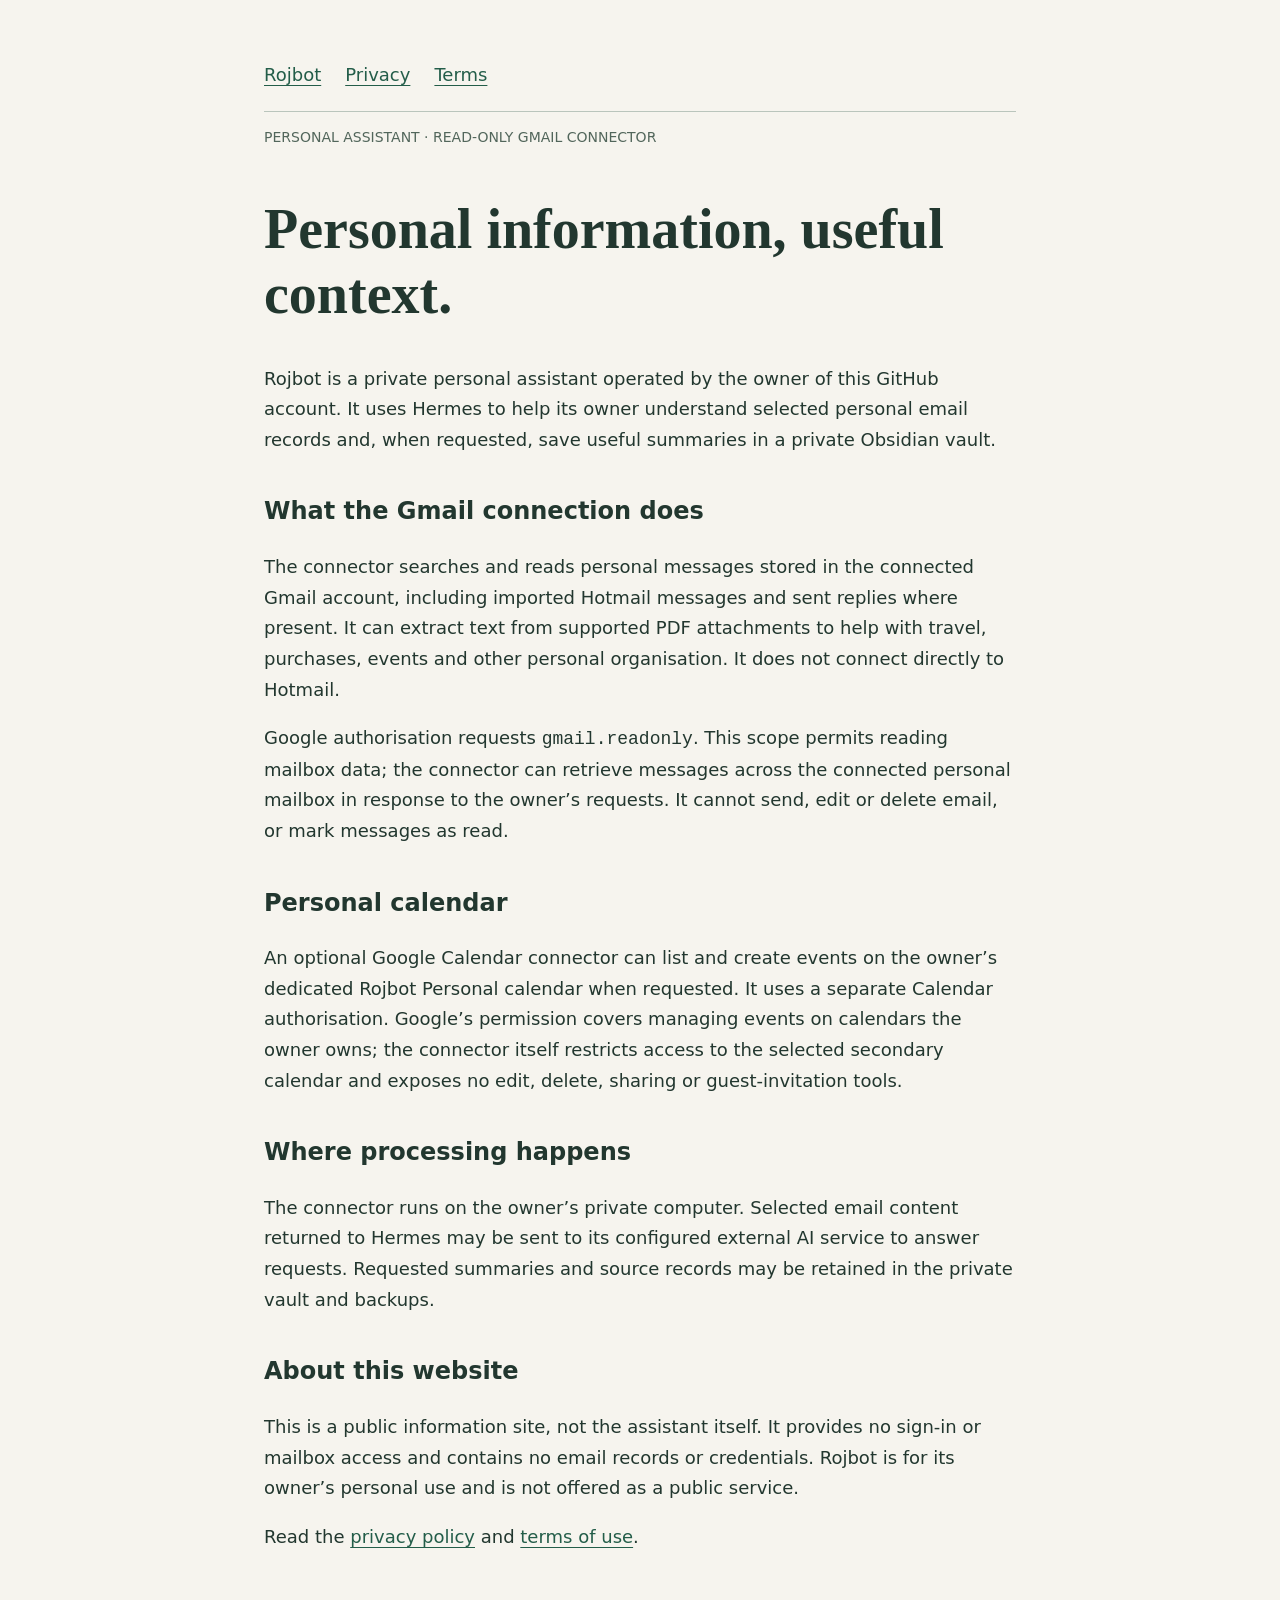
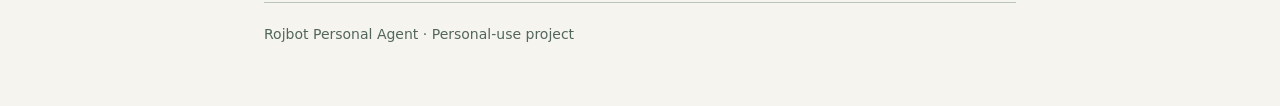
<file: index.html>
<!doctype html>
<html lang="en"><head><meta charset="utf-8"><meta name="viewport" content="width=device-width,initial-scale=1"><meta name="description" content="Rojbot personal assistant: Gmail connector information and privacy practices."><title>Rojbot Personal Agent · Rojbot</title><link rel="stylesheet" href="style.css"></head><body><main><nav aria-label="Main navigation"><a href="index.html">Rojbot</a><a href="privacy.html">Privacy</a><a href="terms.html">Terms</a></nav><p class="label">PERSONAL ASSISTANT · READ-ONLY GMAIL CONNECTOR</p><h1>Personal information, useful context.</h1><p>Rojbot is a private personal assistant operated by the owner of this GitHub account. It uses Hermes to help its owner understand selected personal email records and, when requested, save useful summaries in a private Obsidian vault.</p><h2>What the Gmail connection does</h2><p>The connector searches and reads personal messages stored in the connected Gmail account, including imported Hotmail messages and sent replies where present. It can extract text from supported PDF attachments to help with travel, purchases, events and other personal organisation. It does not connect directly to Hotmail.</p><p>Google authorisation requests <code>gmail.readonly</code>. This scope permits reading mailbox data; the connector can retrieve messages across the connected personal mailbox in response to the owner’s requests. It cannot send, edit or delete email, or mark messages as read.</p><h2>Personal calendar</h2><p>An optional Google Calendar connector can list and create events on the owner’s dedicated Rojbot Personal calendar when requested. It uses a separate Calendar authorisation. Google’s permission covers managing events on calendars the owner owns; the connector itself restricts access to the selected secondary calendar and exposes no edit, delete, sharing or guest-invitation tools.</p><h2>Where processing happens</h2><p>The connector runs on the owner’s private computer. Selected email content returned to Hermes may be sent to its configured external AI service to answer requests. Requested summaries and source records may be retained in the private vault and backups.</p><h2>About this website</h2><p>This is a public information site, not the assistant itself. It provides no sign-in or mailbox access and contains no email records or credentials. Rojbot is for its owner’s personal use and is not offered as a public service.</p><p>Read the <a href="privacy.html">privacy policy</a> and <a href="terms.html">terms of use</a>.</p><footer>Rojbot Personal Agent · Personal-use project</footer></main></body></html>
</file>
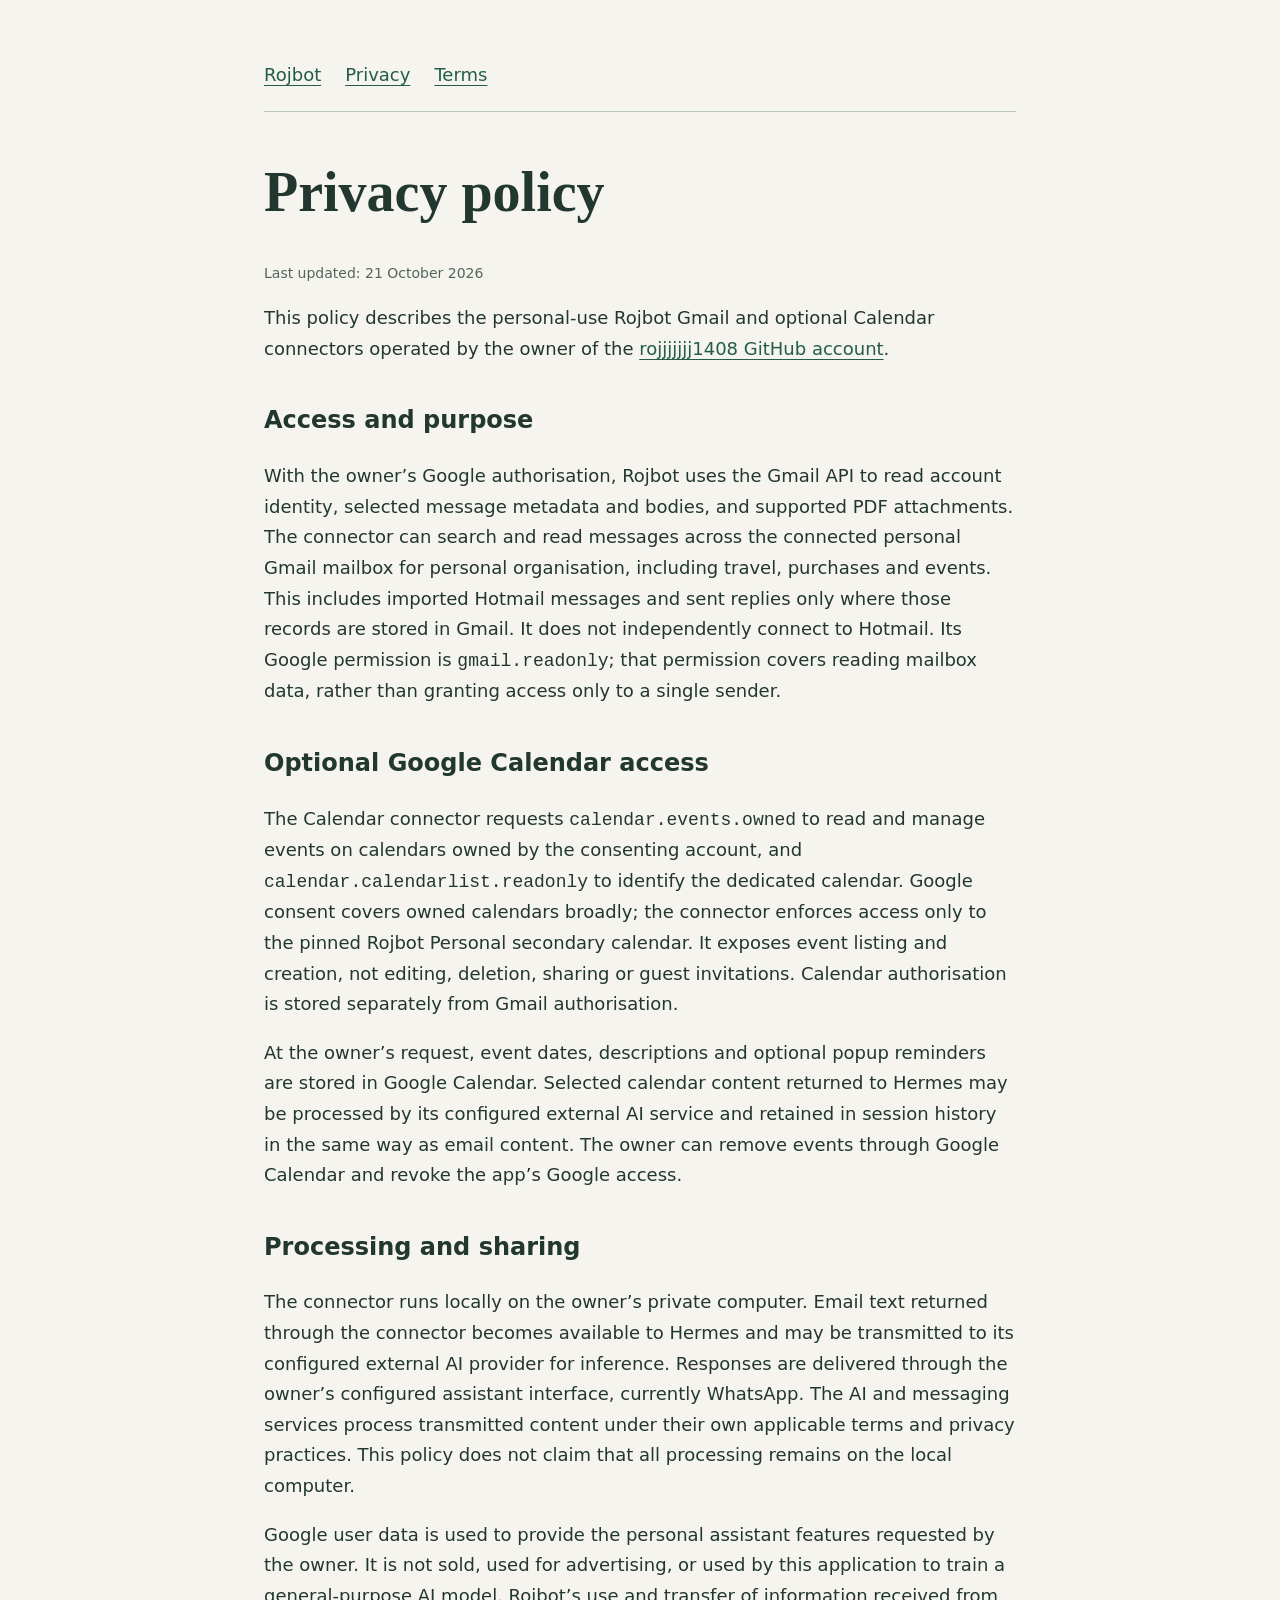
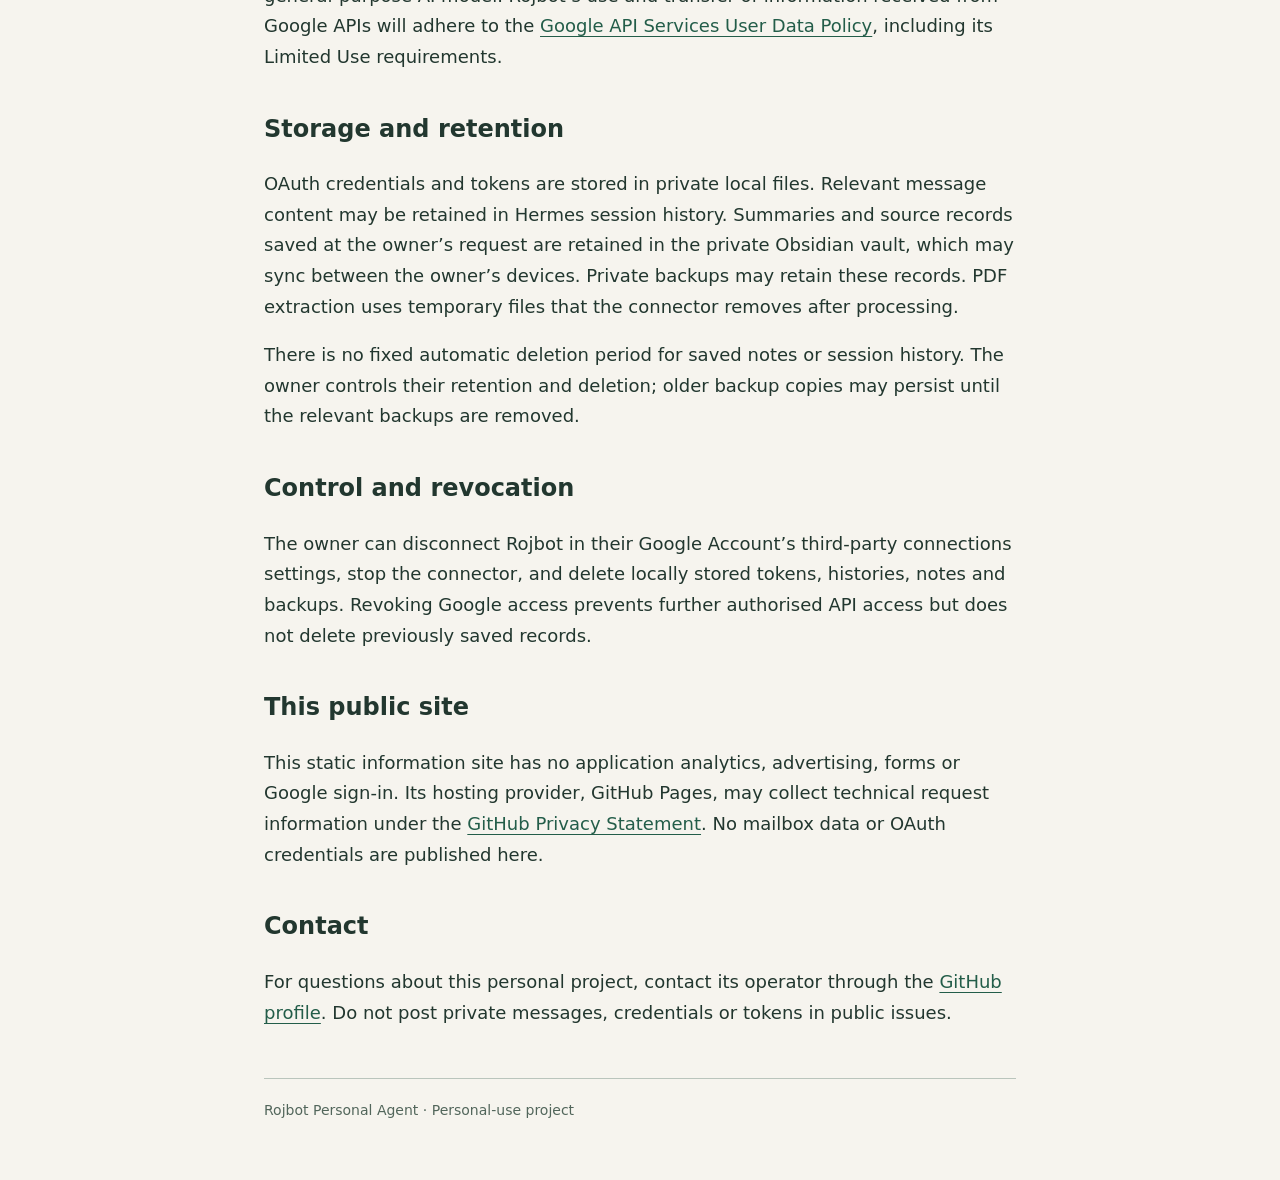
<file: privacy.html>
<!doctype html>
<html lang="en"><head><meta charset="utf-8"><meta name="viewport" content="width=device-width,initial-scale=1"><meta name="description" content="Rojbot personal assistant: Gmail connector information and privacy practices."><title>Privacy policy · Rojbot</title><link rel="stylesheet" href="style.css"></head><body><main><nav aria-label="Main navigation"><a href="index.html">Rojbot</a><a href="privacy.html">Privacy</a><a href="terms.html">Terms</a></nav><h1>Privacy policy</h1><p class="label">Last updated: 21 October 2026</p><p>This policy describes the personal-use Rojbot Gmail and optional Calendar connectors operated by the owner of the <a href="https://github.com/rojjjjjjj1408">rojjjjjjj1408 GitHub account</a>.</p><h2>Access and purpose</h2><p>With the owner’s Google authorisation, Rojbot uses the Gmail API to read account identity, selected message metadata and bodies, and supported PDF attachments. The connector can search and read messages across the connected personal Gmail mailbox for personal organisation, including travel, purchases and events. This includes imported Hotmail messages and sent replies only where those records are stored in Gmail. It does not independently connect to Hotmail. Its Google permission is <code>gmail.readonly</code>; that permission covers reading mailbox data, rather than granting access only to a single sender.</p><h2>Optional Google Calendar access</h2><p>The Calendar connector requests <code>calendar.events.owned</code> to read and manage events on calendars owned by the consenting account, and <code>calendar.calendarlist.readonly</code> to identify the dedicated calendar. Google consent covers owned calendars broadly; the connector enforces access only to the pinned Rojbot Personal secondary calendar. It exposes event listing and creation, not editing, deletion, sharing or guest invitations. Calendar authorisation is stored separately from Gmail authorisation.</p><p>At the owner’s request, event dates, descriptions and optional popup reminders are stored in Google Calendar. Selected calendar content returned to Hermes may be processed by its configured external AI service and retained in session history in the same way as email content. The owner can remove events through Google Calendar and revoke the app’s Google access.</p><h2>Processing and sharing</h2><p>The connector runs locally on the owner’s private computer. Email text returned through the connector becomes available to Hermes and may be transmitted to its configured external AI provider for inference. Responses are delivered through the owner’s configured assistant interface, currently WhatsApp. The AI and messaging services process transmitted content under their own applicable terms and privacy practices. This policy does not claim that all processing remains on the local computer.</p><p>Google user data is used to provide the personal assistant features requested by the owner. It is not sold, used for advertising, or used by this application to train a general-purpose AI model. Rojbot’s use and transfer of information received from Google APIs will adhere to the <a href="https://developers.google.com/terms/api-services-user-data-policy">Google API Services User Data Policy</a>, including its Limited Use requirements.</p><h2>Storage and retention</h2><p>OAuth credentials and tokens are stored in private local files. Relevant message content may be retained in Hermes session history. Summaries and source records saved at the owner’s request are retained in the private Obsidian vault, which may sync between the owner’s devices. Private backups may retain these records. PDF extraction uses temporary files that the connector removes after processing.</p><p>There is no fixed automatic deletion period for saved notes or session history. The owner controls their retention and deletion; older backup copies may persist until the relevant backups are removed.</p><h2>Control and revocation</h2><p>The owner can disconnect Rojbot in their Google Account’s third-party connections settings, stop the connector, and delete locally stored tokens, histories, notes and backups. Revoking Google access prevents further authorised API access but does not delete previously saved records.</p><h2>This public site</h2><p>This static information site has no application analytics, advertising, forms or Google sign-in. Its hosting provider, GitHub Pages, may collect technical request information under the <a href="https://docs.github.com/en/site-policy/privacy-policies/github-general-privacy-statement">GitHub Privacy Statement</a>. No mailbox data or OAuth credentials are published here.</p><h2>Contact</h2><p>For questions about this personal project, contact its operator through the <a href="https://github.com/rojjjjjjj1408">GitHub profile</a>. Do not post private messages, credentials or tokens in public issues.</p><footer>Rojbot Personal Agent · Personal-use project</footer></main></body></html>
</file>
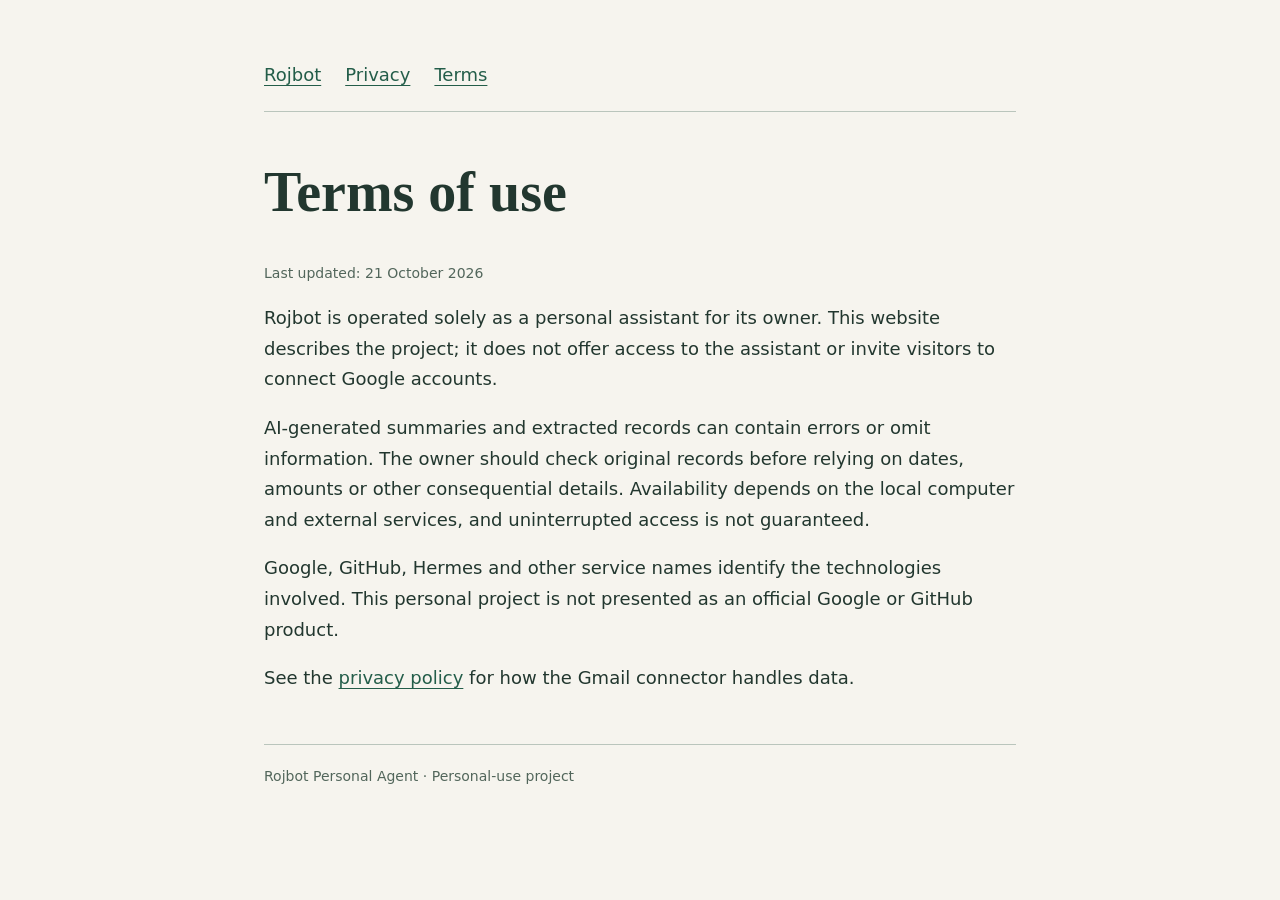
<file: terms.html>
<!doctype html>
<html lang="en"><head><meta charset="utf-8"><meta name="viewport" content="width=device-width,initial-scale=1"><meta name="description" content="Rojbot personal assistant: Gmail connector information and privacy practices."><title>Terms of use · Rojbot</title><link rel="stylesheet" href="style.css"></head><body><main><nav aria-label="Main navigation"><a href="index.html">Rojbot</a><a href="privacy.html">Privacy</a><a href="terms.html">Terms</a></nav><h1>Terms of use</h1><p class="label">Last updated: 21 October 2026</p><p>Rojbot is operated solely as a personal assistant for its owner. This website describes the project; it does not offer access to the assistant or invite visitors to connect Google accounts.</p><p>AI-generated summaries and extracted records can contain errors or omit information. The owner should check original records before relying on dates, amounts or other consequential details. Availability depends on the local computer and external services, and uninterrupted access is not guaranteed.</p><p>Google, GitHub, Hermes and other service names identify the technologies involved. This personal project is not presented as an official Google or GitHub product.</p><p>See the <a href="privacy.html">privacy policy</a> for how the Gmail connector handles data.</p><footer>Rojbot Personal Agent · Personal-use project</footer></main></body></html>
</file>
<file: style.css>
*{box-sizing:border-box}body{margin:0;background:#f6f4ee;color:#22372f;font:18px/1.7 system-ui,sans-serif}main{max-width:800px;margin:auto;padding:60px 24px}nav{display:flex;gap:24px;flex-wrap:wrap;border-bottom:1px solid #bac5bc;padding-bottom:20px}a{color:#235d49;text-underline-offset:4px}h1{font:600 clamp(36px,7vw,56px)/1.15 Georgia,serif;margin-top:48px}h2{font-size:24px;margin-top:36px}.label,footer{font-size:14px;color:#52665b}footer{margin-top:50px;border-top:1px solid #bac5bc;padding-top:20px}
</file>
